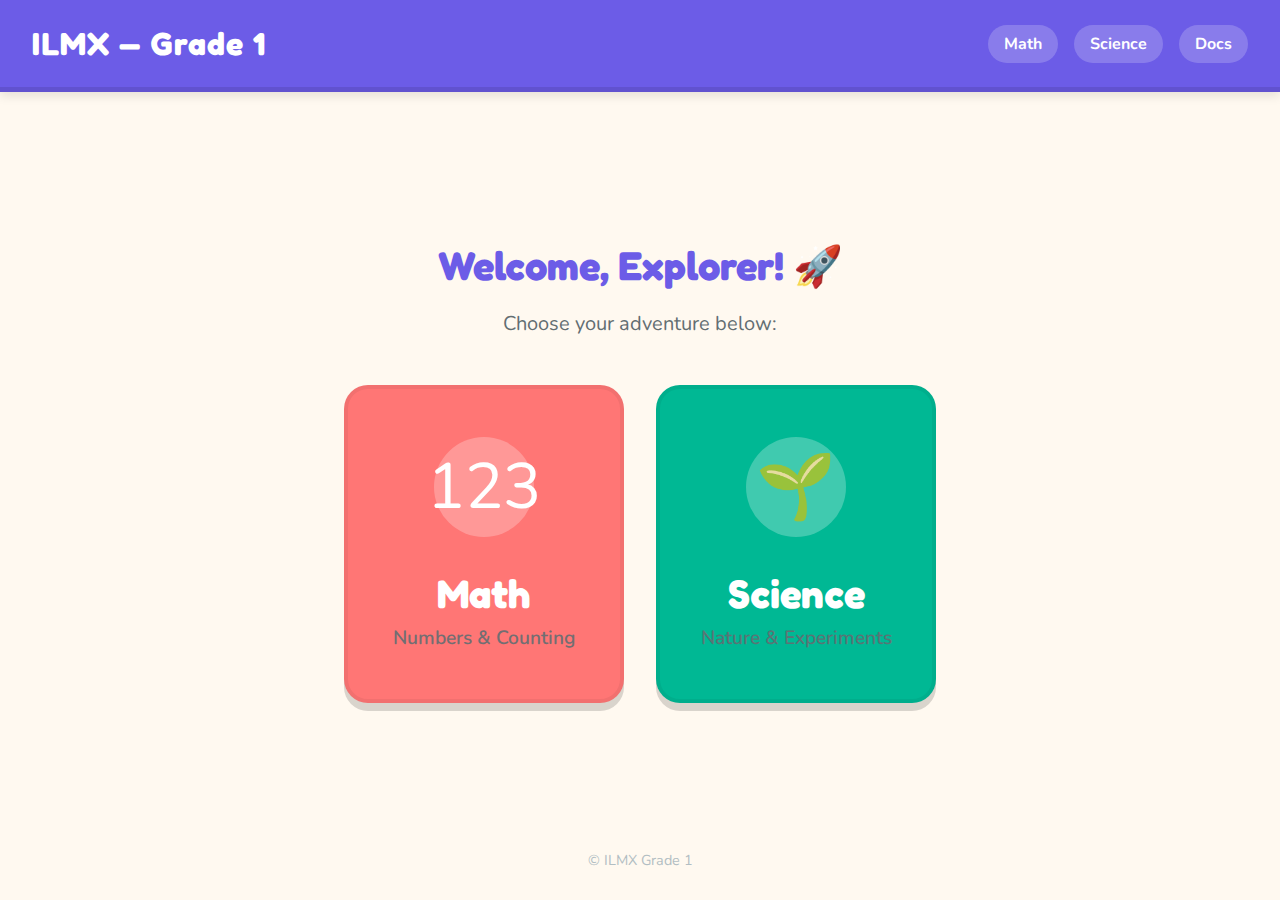
<file: index.html>
<!doctype html>
<html lang="en">

<head>
  <meta charset="utf-8" />
  <meta name="viewport" content="width=device-width,initial-scale=1" />
  <title>ILMX Grade 1</title>
  <link rel="stylesheet" href="assets/css/styles.css" />
</head>

<body>
  <header>
    <h1>ILMX — Grade 1</h1>
    <nav>
      <ul>
        <li><a href="math/index.html">Math</a></li>
        <li><a href="science/index.html">Science</a></li>
        <li><a href="docs/">Docs</a></li>
      </ul>
    </nav>
  </header>

  <main>
    <section class="hero">
      <h2>Welcome, Explorer! 🚀</h2>
      <p>Choose your adventure below:</p>

      <div class="subject-grid">
        <a href="math/index.html" class="subject-card math">
          <div class="icon">123</div>
          <h3>Math</h3>
          <p>Numbers & Counting</p>
        </a>
        <a href="science/index.html" class="subject-card science">
          <div class="icon">🌱</div>
          <h3>Science</h3>
          <p>Nature & Experiments</p>
        </a>
      </div>
    </section>
  </main>

  <footer>
    <p>© ILMX Grade 1</p>
    <script src="assets/js/main.js"></script>
  </footer>
</body>

</html>
</file>
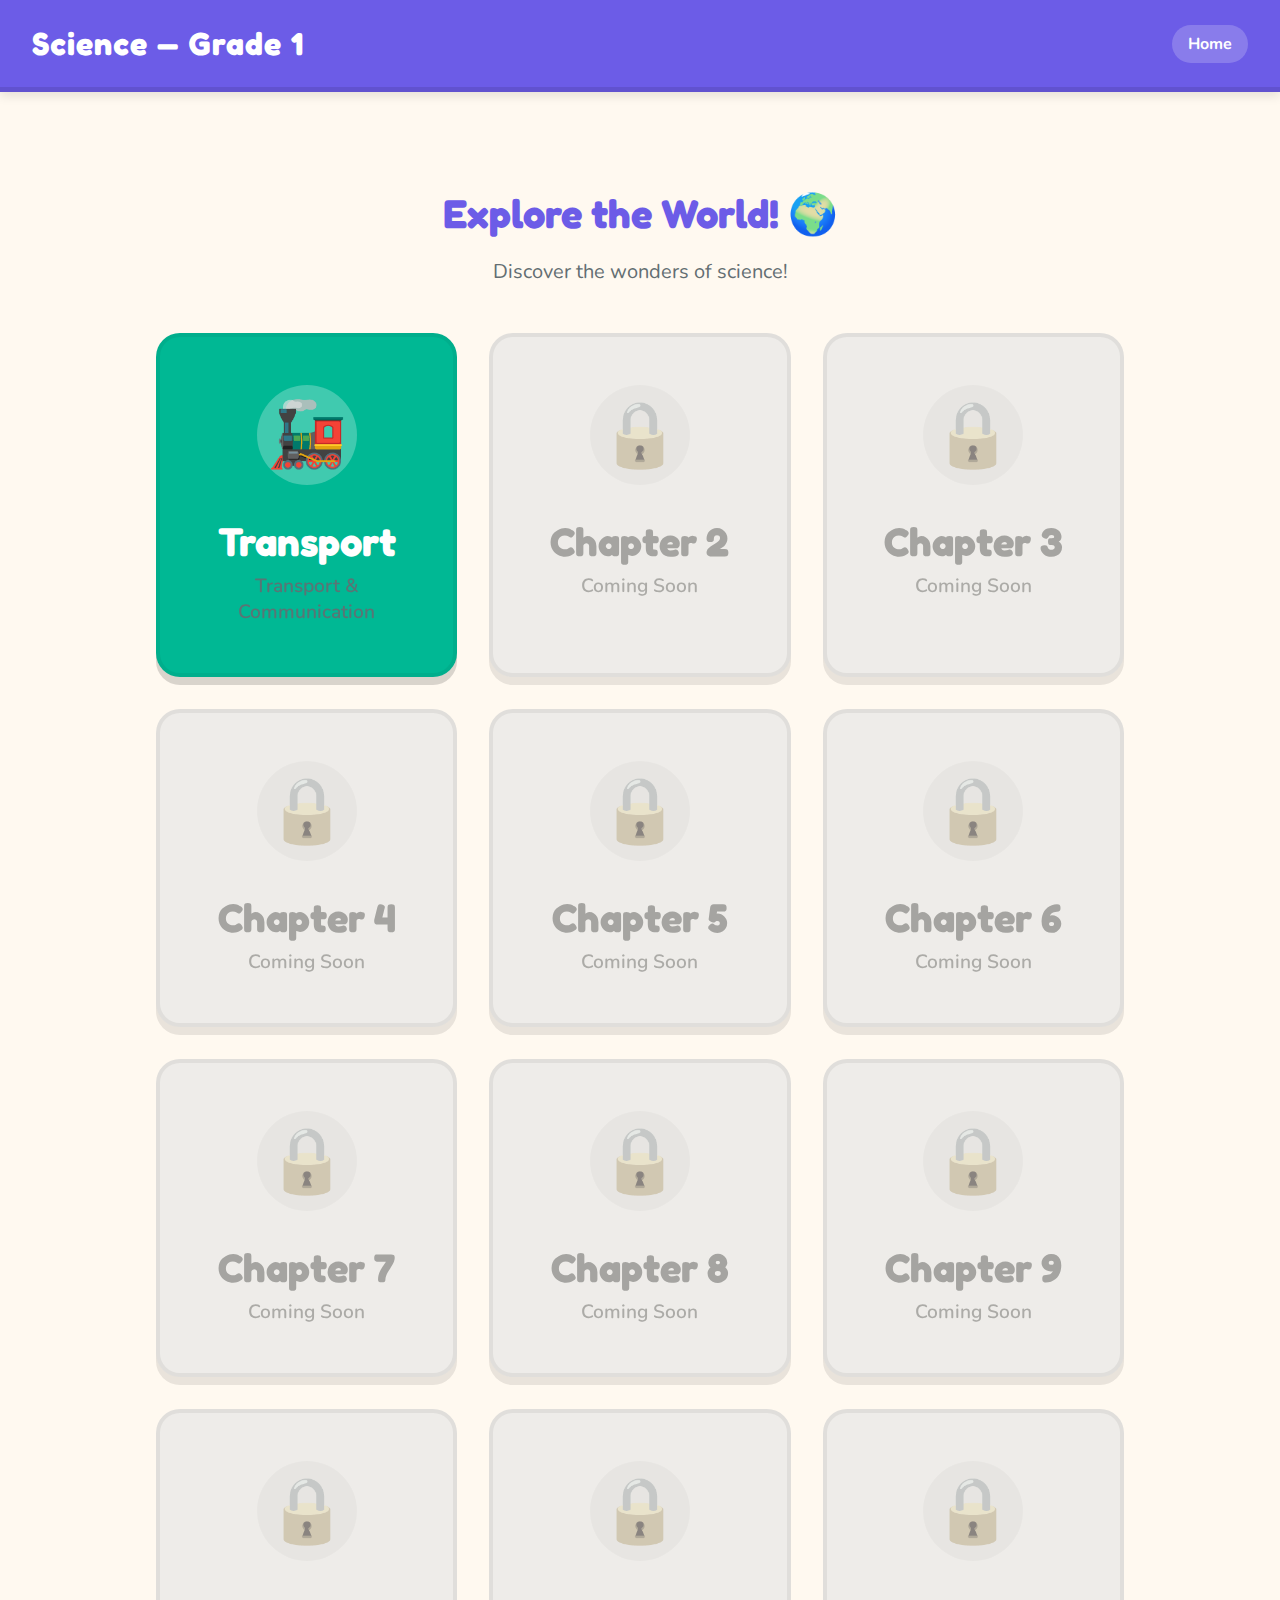
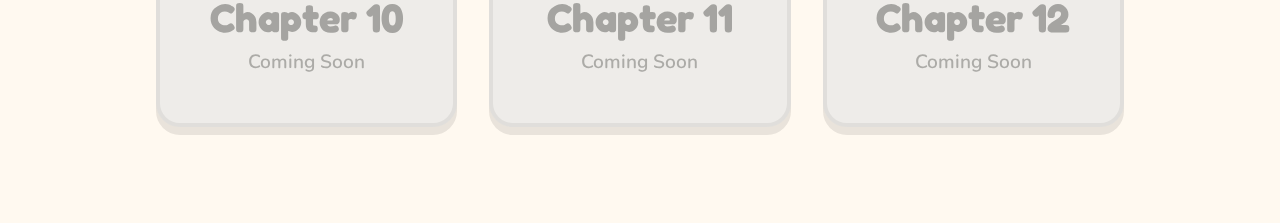
<file: science/index.html>
<!doctype html>
<html lang="en">

<head>
  <meta charset="utf-8" />
  <meta name="viewport" content="width=device-width,initial-scale=1" />
  <title>Science — Grade 1</title>
  <link rel="stylesheet" href="../assets/css/styles.css" />
</head>

<body>
  <header>
    <h1>Science — Grade 1</h1>
    <nav><a href="../index.html">Home</a></nav>
  </header>

  <main>
    <main>
      <section class="hero">
        <h2>Explore the World! 🌍</h2>
        <p>Discover the wonders of science!</p>

        <div class="subject-grid">
          <!-- Active Chapter -->
          <a href="11-transport-communication/index.html" class="subject-card science">
            <div class="icon">🚂</div>
            <h3>Transport</h3>
            <p>Transport & Communication</p>
          </a>

          <!-- Placeholders -->
          <div class="subject-card science locked">
            <div class="icon">🔒</div>
            <h3>Chapter 2</h3>
            <p>Coming Soon</p>
          </div>
          <div class="subject-card science locked">
            <div class="icon">🔒</div>
            <h3>Chapter 3</h3>
            <p>Coming Soon</p>
          </div>
          <div class="subject-card science locked">
            <div class="icon">🔒</div>
            <h3>Chapter 4</h3>
            <p>Coming Soon</p>
          </div>
          <div class="subject-card science locked">
            <div class="icon">🔒</div>
            <h3>Chapter 5</h3>
            <p>Coming Soon</p>
          </div>
          <div class="subject-card science locked">
            <div class="icon">🔒</div>
            <h3>Chapter 6</h3>
            <p>Coming Soon</p>
          </div>
          <div class="subject-card science locked">
            <div class="icon">🔒</div>
            <h3>Chapter 7</h3>
            <p>Coming Soon</p>
          </div>
          <div class="subject-card science locked">
            <div class="icon">🔒</div>
            <h3>Chapter 8</h3>
            <p>Coming Soon</p>
          </div>
          <div class="subject-card science locked">
            <div class="icon">🔒</div>
            <h3>Chapter 9</h3>
            <p>Coming Soon</p>
          </div>
          <div class="subject-card science locked">
            <div class="icon">🔒</div>
            <h3>Chapter 10</h3>
            <p>Coming Soon</p>
          </div>
          <div class="subject-card science locked">
            <div class="icon">🔒</div>
            <h3>Chapter 11</h3>
            <p>Coming Soon</p>
          </div>
          <div class="subject-card science locked">
            <div class="icon">🔒</div>
            <h3>Chapter 12</h3>
            <p>Coming Soon</p>
          </div>
        </div>
      </section>

      <style>
        /* Local styles for locked cards */
        .subject-card.locked {
          opacity: 0.6;
          cursor: not-allowed;
          filter: grayscale(0.8);
          background-color: #dfe6e9;
          /* Light grey override */
          color: #636e72;
          border-color: rgba(0, 0, 0, 0.1);
        }

        .subject-card.locked:hover {
          transform: none;
          box-shadow: var(--shadow-pop);
        }

        .subject-card.locked .icon {
          background: rgba(0, 0, 0, 0.05);
        }

        /* Mobile-specific styles for science index */
        @media (max-width: 768px) {
          .subject-grid {
            gap: 1rem;
          }

          .subject-card {
            padding: 1.25rem 1rem;
          }

          .subject-card h3 {
            font-size: 1.5rem;
          }

          .subject-card p {
            font-size: 1rem;
          }

          .subject-card .icon {
            width: 60px;
            height: 60px;
            font-size: 2.5rem;
          }
        }
      </style>
    </main>

    <footer>
      <script src="../assets/js/main.js"></script>
    </footer>
</body>

</html>
</file>
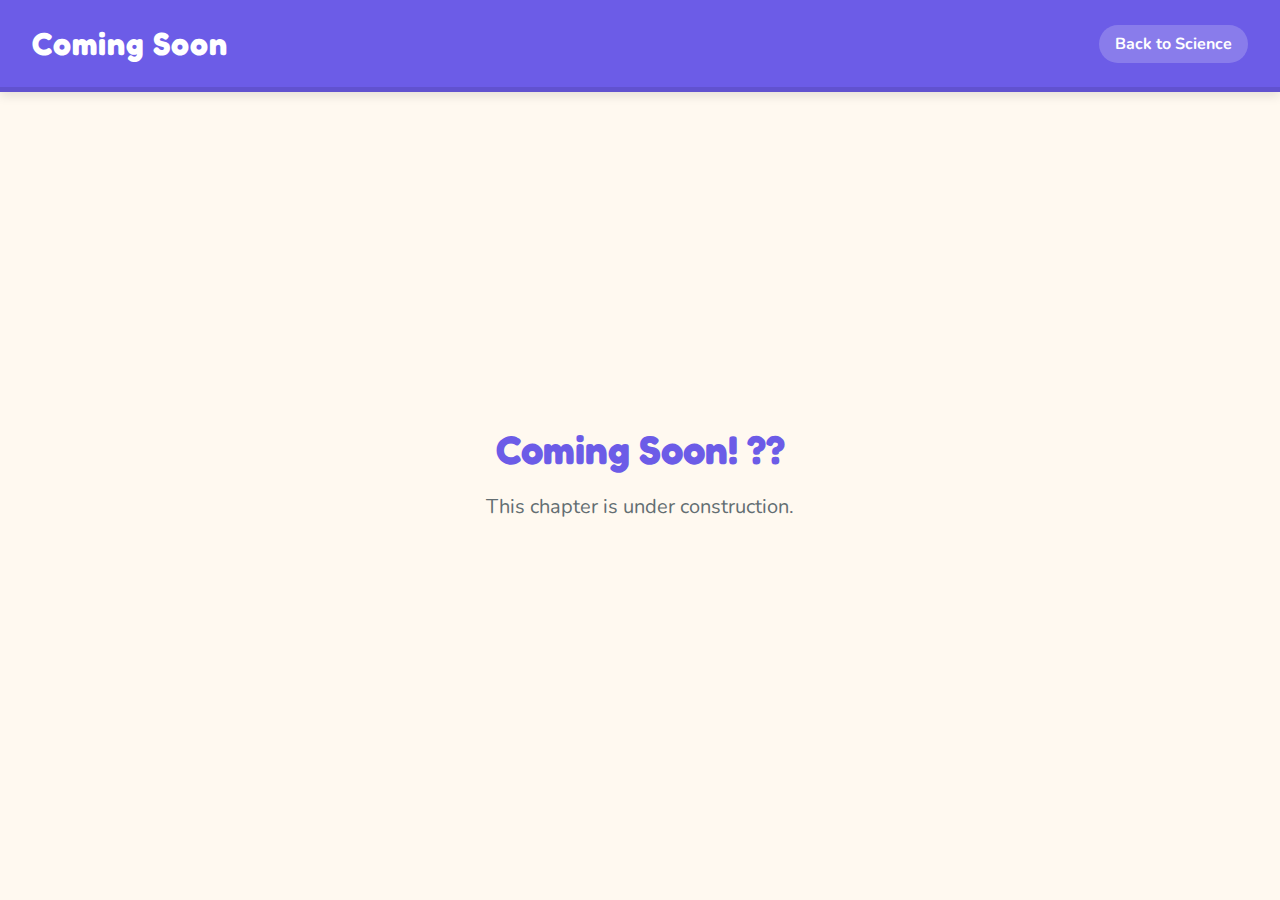
<file: science/02-TBD/index.html>
<!doctype html>
<html lang="en">
<head>
  <meta charset="utf-8" />
  <meta name="viewport" content="width=device-width,initial-scale=1" />
  <title>Coming Soon � Grade 1</title>
  <link rel="stylesheet" href="../../assets/css/styles.css" />
</head>
<body>
  <header>
    <h1>Coming Soon</h1>
    <nav><a href="../index.html">Back to Science</a></nav>
  </header>
  <main>
    <section class="hero">
      <h2>Coming Soon! ??</h2>
      <p>This chapter is under construction.</p>
    </section>
  </main>
  <footer>
    <script src="../../assets/js/main.js"></script>
  </footer>
</body>
</html>
</file>
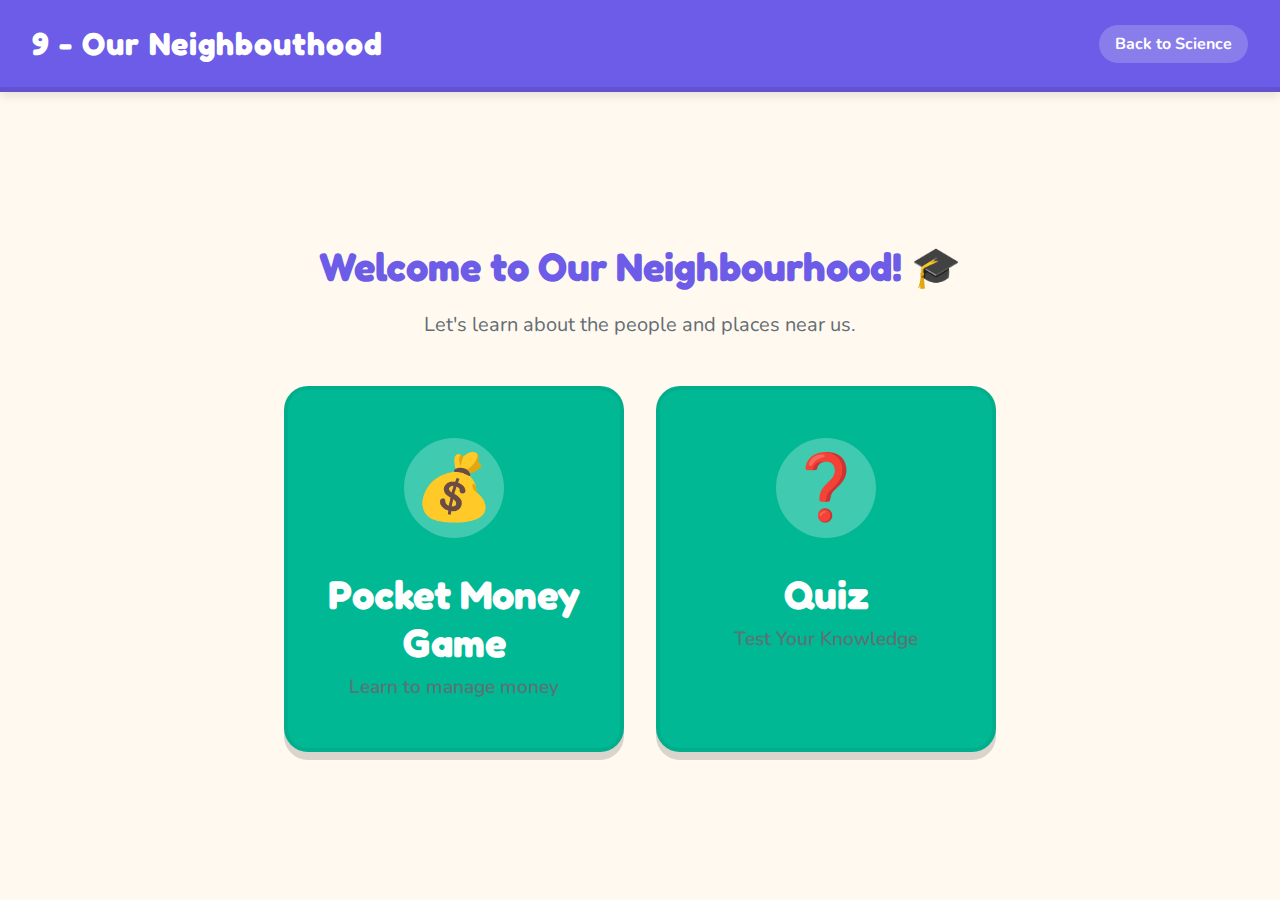
<file: science/09-neighbourhood/index.html>
<!doctype html>
<html lang="en">

<head>
    <meta charset="utf-8" />
    <meta name="viewport" content="width=device-width,initial-scale=1" />
    <title>9 - Our Neighbourhood</title>
    <link rel="stylesheet" href="../../assets/css/styles.css" />
</head>

<body>
    <header>
        <h1>9 - Our Neighbouthood</h1>
        <nav><a href="../index.html">Back to Science</a></nav>
    </header>
    <main>
        <section class="hero">
            <h2>Welcome to Our Neighbourhood! 🎓</h2>
            <p>Let's learn about the people and places near us.</p>

            <div class="subject-grid">
                <a href="pocket-money-game.html" class="subject-card science" target="_blank">
                    <div class="icon">💰</div>
                    <h3>Pocket Money Game</h3>
                    <p>Learn to manage money</p>
                </a>
                <a href="chapter9-quiz.html" class="subject-card science" target="_blank">
                    <div class="icon">❓</div>
                    <h3>Quiz</h3>
                    <p>Test Your Knowledge</p>
                </a>

            </div>
        </section>
    </main>
    <footer>
        <script src="../../assets/js/main.js"></script>
    </footer>
</body>

</html>
</file>
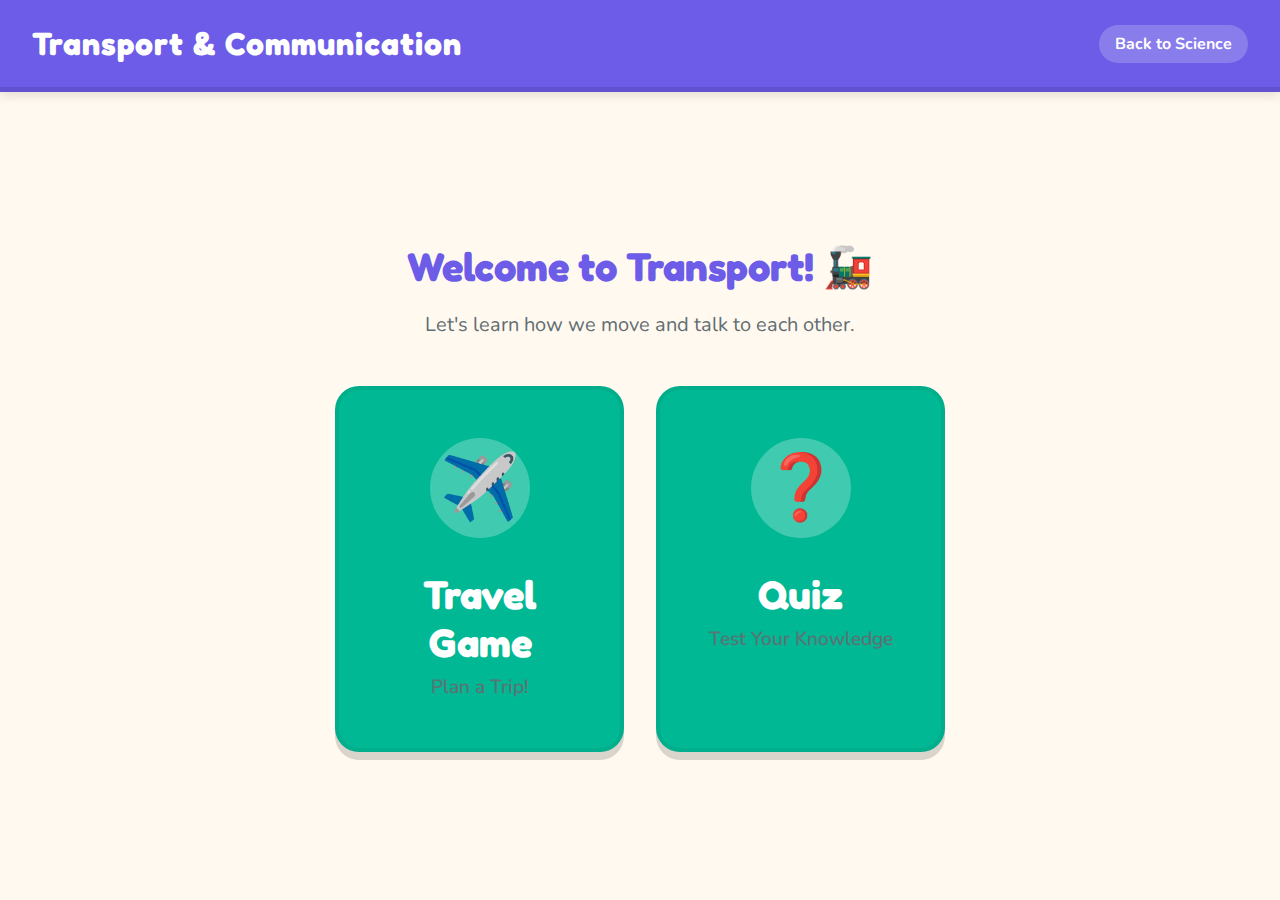
<file: science/11-transport-communication/index.html>
<!doctype html>
<html lang="en">

<head>
    <meta charset="utf-8" />
    <meta name="viewport" content="width=device-width,initial-scale=1" />
    <title>Transport & Communication — Grade 1</title>
    <link rel="stylesheet" href="../../assets/css/styles.css" />
</head>

<body>
    <header>
        <h1>Transport & Communication</h1>
        <nav><a href="../index.html">Back to Science</a></nav>
    </header>
    <main>
        <section class="hero">
            <h2>Welcome to Transport! 🚂</h2>
            <p>Let's learn how we move and talk to each other.</p>

            <div class="subject-grid">
                <a href="travel_agency_game.html" class="subject-card science" target="_blank">
                    <div class="icon">✈️</div>
                    <h3>Travel Game</h3>
                    <p>Plan a Trip!</p>
                </a>
                <a href="transport_communication_quiz.html" class="subject-card science" target="_blank">
                    <div class="icon">❓</div>
                    <h3>Quiz</h3>
                    <p>Test Your Knowledge</p>
                </a>
            </div>
        </section>
    </main>
    <footer>
        <script src="../../assets/js/main.js"></script>
    </footer>
</body>

</html>
</file>
<file: assets/css/styles.css>
/* Child-friendly Theme for ILMX Grade 1 */
@import url('https://fonts.googleapis.com/css2?family=Fredoka:wght@400;600&family=Nunito:wght@400;700&display=swap');

:root {
  /* Colorful Palette */
  --color-bg: #fff9f0;
  /* Warm cream background */
  --color-text: #2d3436;
  /* Soft charcoal */

  --color-math-bg: #ff7675;
  /* Soft Red/Coral */
  --color-math-fg: #ffffff;

  --color-science-bg: #00b894;
  /* Mint Green */
  --color-science-fg: #ffffff;

  --color-header: #6c5ce7;
  /* Purple */
  --color-accent: #fdcb6e;
  /* Sunflower Yellow */

  --font-heading: 'Fredoka', cursive, sans-serif;
  --font-body: 'Nunito', sans-serif;

  --radius-lg: 24px;
  --radius-md: 16px;
  --shadow-pop: 0 8px 0 rgba(0, 0, 0, 0.15);
  --shadow-hover: 0 12px 0 rgba(0, 0, 0, 0.15);
}

/* GLOBAL RESET FOR BOX SIZING */
*,
*::before,
*::after {
  box-sizing: border-box;
}

body {
  font-family: var(--font-body);
  background-color: var(--color-bg);
  color: var(--color-text);
  margin: 0;
  display: flex;
  flex-direction: column;
  min-height: 100vh;
}

/* Header Styling */
header {
  background-color: var(--color-header);
  color: white;
  padding: 1.5rem 2rem;
  display: flex;
  justify-content: space-between;
  align-items: center;
  box-shadow: 0 4px 10px rgba(0, 0, 0, 0.1);
  border-bottom: 5px solid rgba(0, 0, 0, 0.1);
}

header h1 {
  font-family: var(--font-heading);
  margin: 0;
  font-size: 2rem;
  letter-spacing: 1px;
}

/* Navigation - pill shape links */
nav ul {
  list-style: none;
  display: flex;
  gap: 1rem;
  margin: 0;
  padding: 0;
}

nav a {
  text-decoration: none;
  color: white;
  font-weight: 700;
  background: rgba(255, 255, 255, 0.2);
  padding: 0.5rem 1rem;
  border-radius: 999px;
  transition: all 0.2s ease;
}

nav a:hover {
  background: rgba(255, 255, 255, 0.4);
  transform: translateY(-2px);
}

/* Main Content */
main {
  flex: 1;
  display: flex;
  flex-direction: column;
  align-items: center;
  justify-content: center;
  padding: 2rem;
  text-align: center;
  width: 100%;
}

.hero h2 {
  font-family: var(--font-heading);
  font-size: 2.5rem;
  color: var(--color-header);
  margin-bottom: 0.5rem;
}

.hero p {
  font-size: 1.25rem;
  color: #636e72;
  margin-bottom: 3rem;
}

/* Subject Grid */
.subject-grid {
  display: flex;
  gap: 2rem;
  justify-content: center;
  flex-wrap: wrap;
  max-width: 1000px;
  width: 100%;
  padding: 0 1rem;
  /* Safety padding */
}

/* Subject Cards */
.subject-card {
  flex: 1;
  min-width: 280px;
  max-width: 400px;
  padding: 3rem 2rem;
  border-radius: var(--radius-lg);
  text-decoration: none;
  transition: transform 0.2s cubic-bezier(0.34, 1.56, 0.64, 1);
  box-shadow: var(--shadow-pop);
  border: 4px solid rgba(0, 0, 0, 0.05);
  /* Slight border for cartoon feel */
  display: flex;
  flex-direction: column;
  align-items: center;
  position: relative;
  overflow: hidden;
}

.subject-card:hover {
  transform: translateY(-8px);
  box-shadow: var(--shadow-hover);
}

.subject-card:active {
  transform: translateY(4px);
  box-shadow: 0 4px 0 rgba(0, 0, 0, 0.15);
}

.subject-card h3 {
  font-family: var(--font-heading);
  font-size: 2.5rem;
  margin: 1rem 0 0.5rem;
}

.subject-card p {
  font-size: 1.2rem;
  margin: 0;
  opacity: 0.9;
  font-weight: 600;
}

.subject-card .icon {
  font-size: 4rem;
  background: rgba(255, 255, 255, 0.25);
  width: 100px;
  height: 100px;
  border-radius: 50%;
  display: flex;
  align-items: center;
  justify-content: center;
  margin-bottom: 1rem;
}

/* Math Theming */
.subject-card.math {
  background-color: var(--color-math-bg);
  color: var(--color-math-fg);
}

/* Science Theming */
.subject-card.science {
  background-color: var(--color-science-bg);
  color: var(--color-science-fg);
}

/* Footer */
footer {
  text-align: center;
  padding: 1rem;
  color: #b2bec3;
  font-size: 0.9rem;
}

/* Mobile Responsiveness */
@media (max-width: 768px) {
  header {
    flex-direction: column;
    gap: 1rem;
    padding: 1rem;
    text-align: center;
  }

  nav ul {
    width: 100%;
    justify-content: center;
    flex-wrap: wrap;
    gap: 0.5rem;
  }

  nav a {
    font-size: 0.9rem;
    padding: 0.4rem 0.8rem;
  }

  main {
    padding: 1.5rem 1rem;
  }

  .hero h2 {
    font-size: 2rem;
  }

  .hero p {
    font-size: 1.1rem;
    margin-bottom: 2rem;
  }

  .subject-grid {
    flex-direction: column;
    align-items: center;
    gap: 1.5rem;
    padding: 0;
  }

  .subject-card {
    width: 100%;
    max-width: 100%;
    /* Stretch to fit mobile */
    min-width: unset;
    padding: 2rem 1.5rem;
  }

  .subject-card h3 {
    font-size: 2rem;
  }

  .subject-card .icon {
    width: 80px;
    height: 80px;
    font-size: 3rem;
  }
}
</file>
